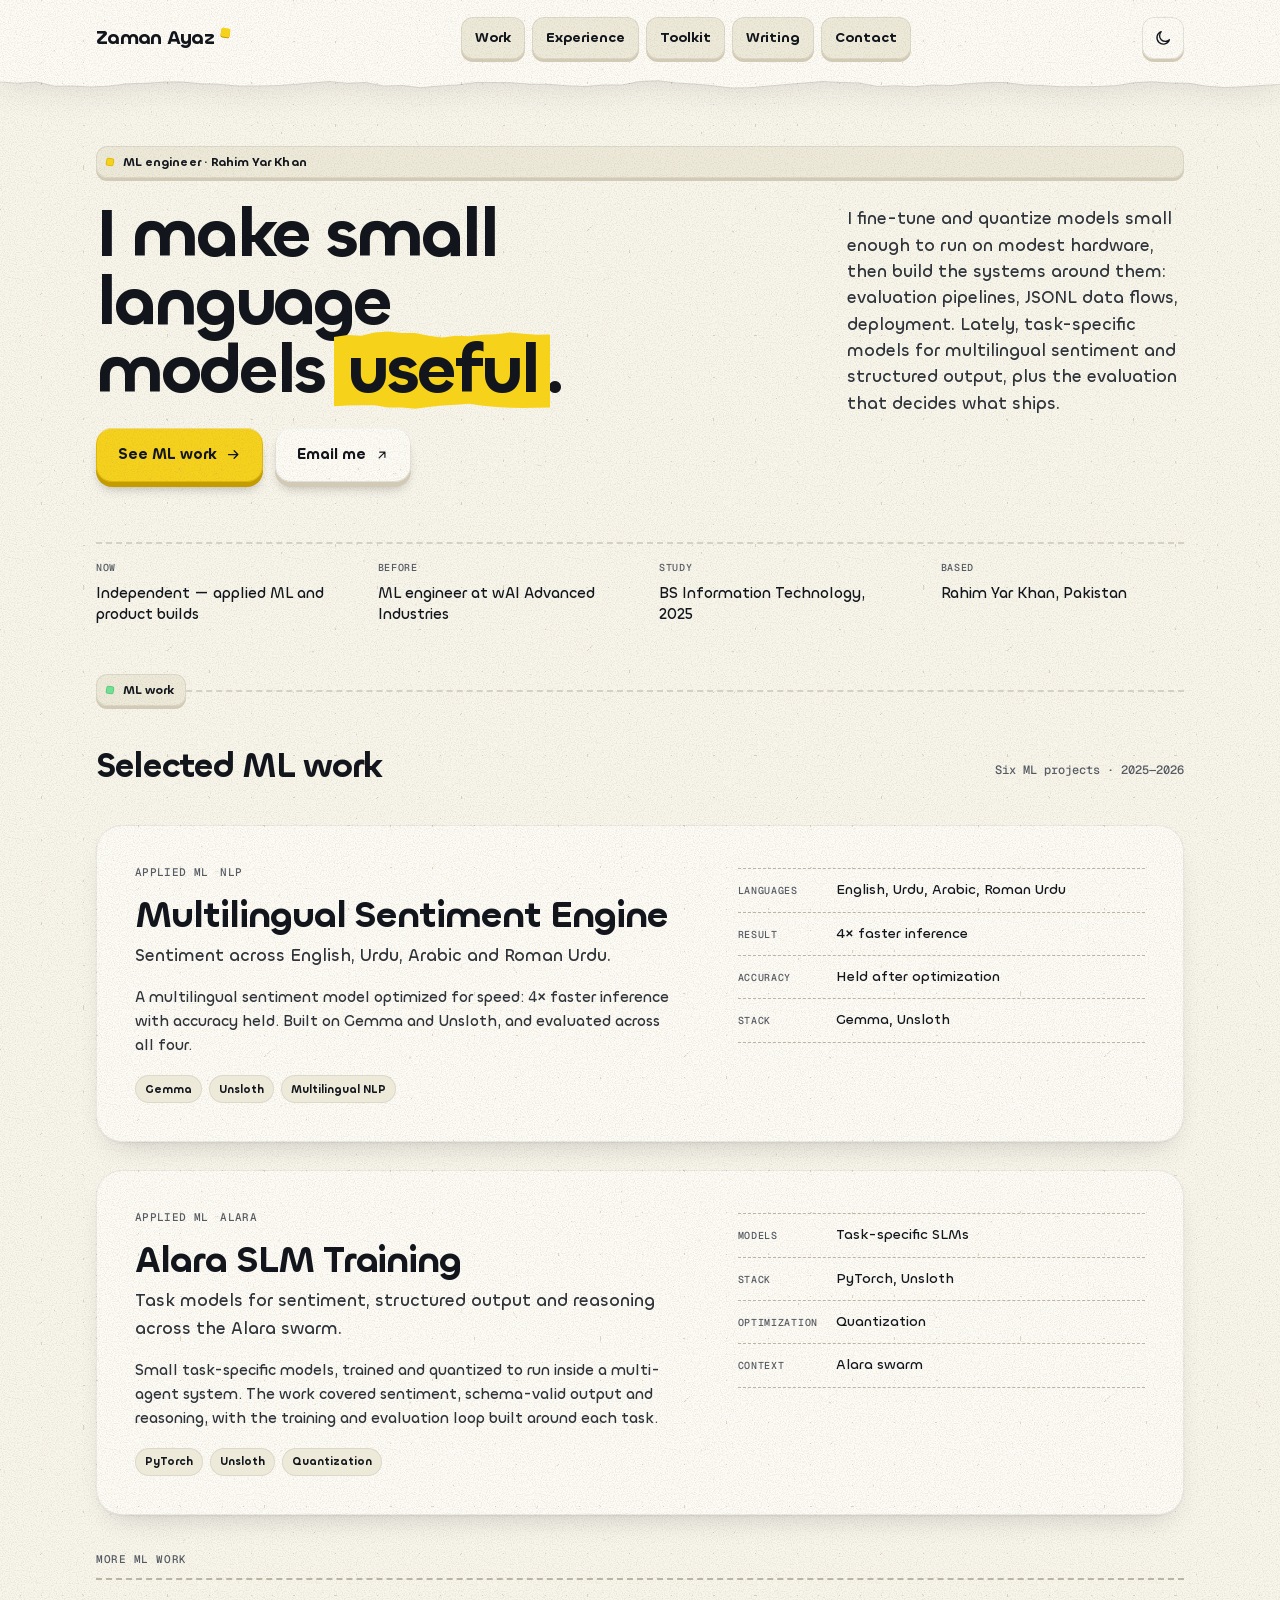
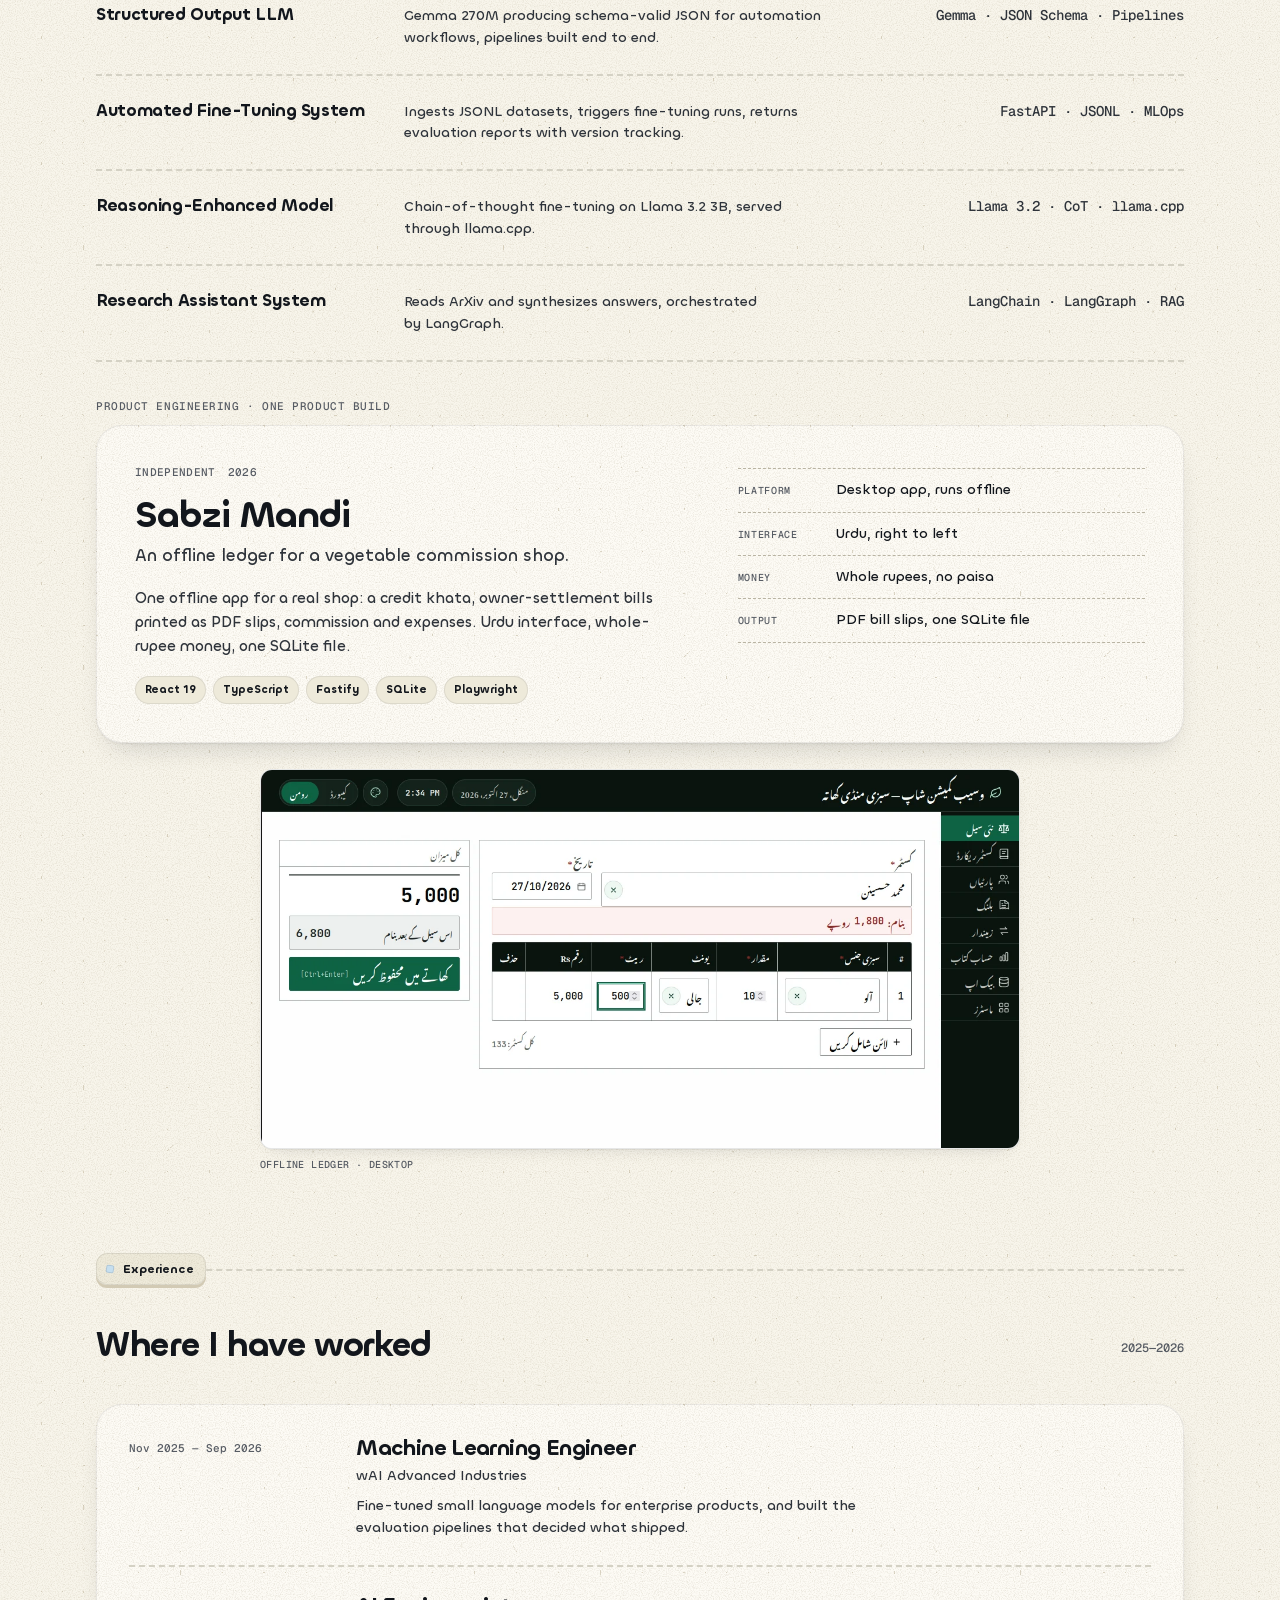
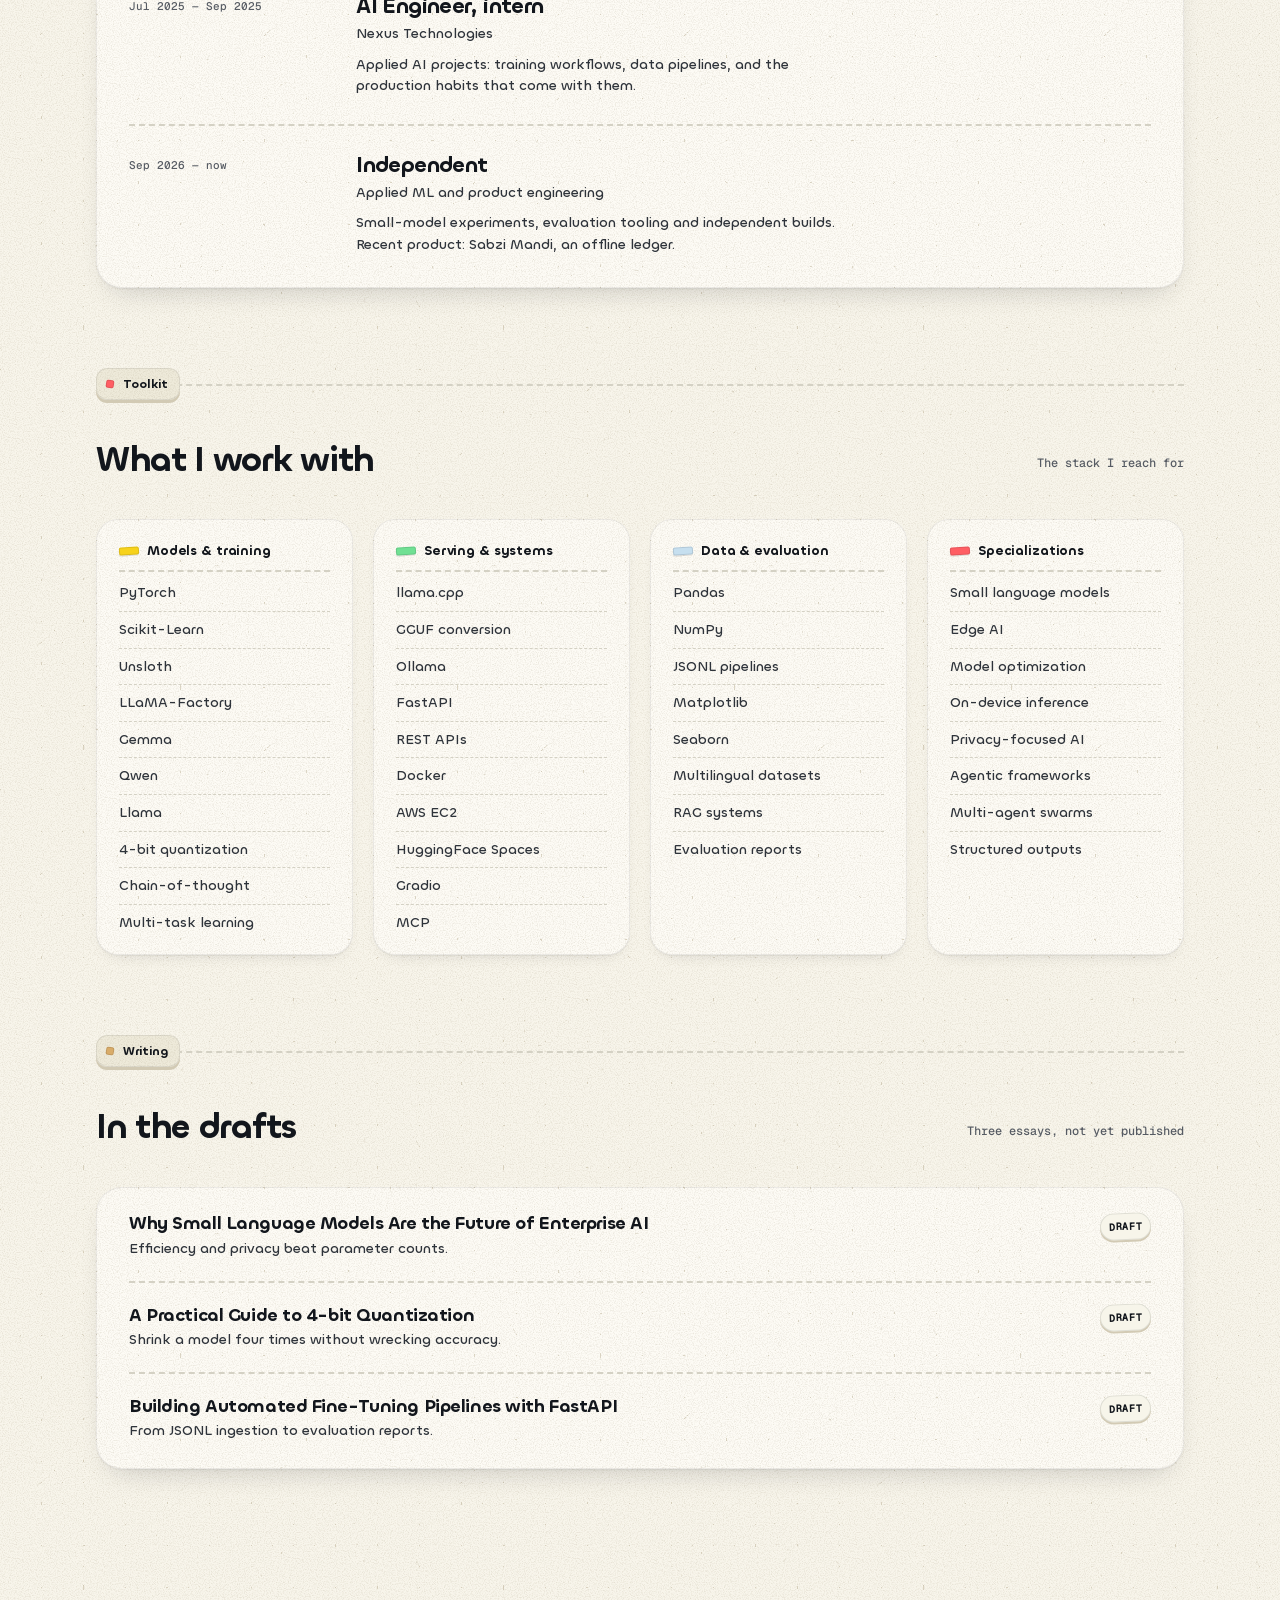
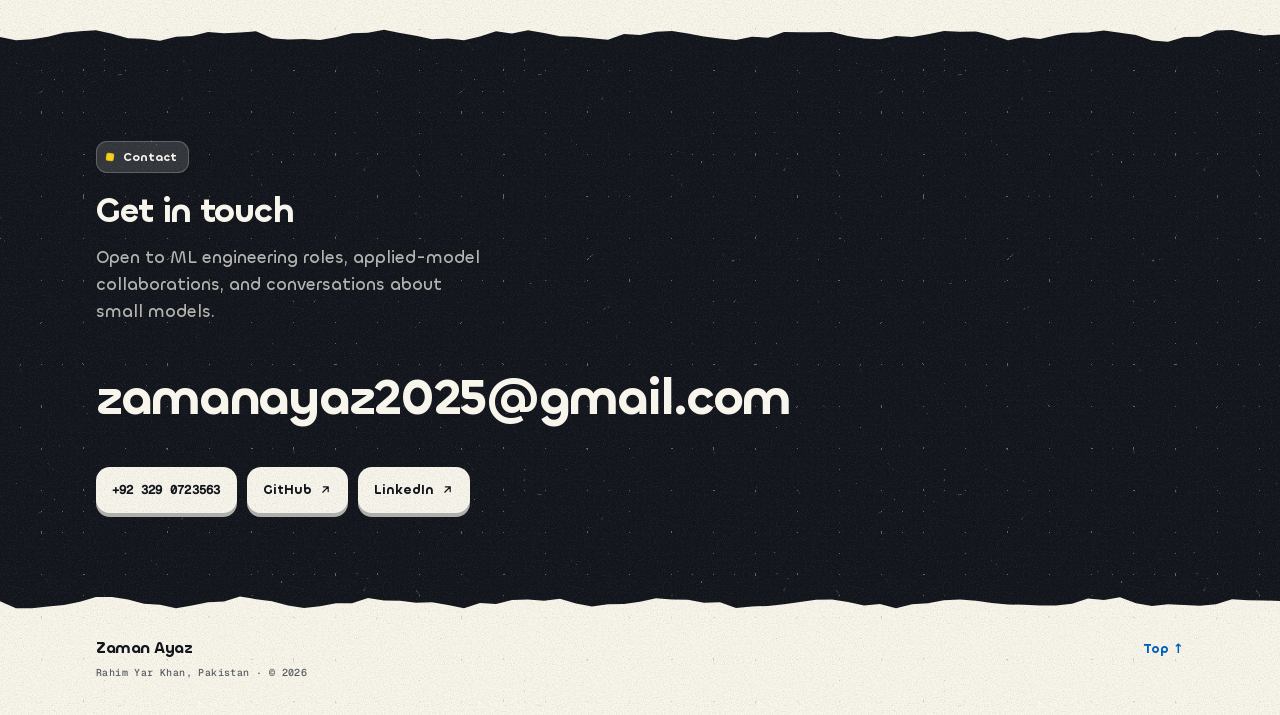
<file: index.html>
<!doctype html>
<html lang="en" data-theme="light">
<head>
<meta charset="utf-8">
<meta name="viewport" content="width=device-width, initial-scale=1">
<title>Zaman Ayaz — Machine-learning engineer</title>
<meta name="description" content="Machine-learning engineer in Rahim Yar Khan. Small language models, fine-tuning, quantization and evaluation pipelines.">
<link rel="canonical" href="https://zamanayaz.tech/">
<meta property="og:type" content="website">
<meta property="og:title" content="Zaman Ayaz — Machine-learning engineer">
<meta property="og:description" content="Small language models, made useful. Fine-tuning, quantization, and the systems around them.">
<meta property="og:url" content="https://zamanayaz.tech/">
<meta name="theme-color" content="#faf6ea">
<link rel="icon" href="data:image/svg+xml,%3Csvg xmlns='http://www.w3.org/2000/svg' viewBox='0 0 64 64'%3E%3Crect width='64' height='64' rx='16' fill='%23f2c230'/%3E%3Ctext x='32' y='45' font-family='Arial Rounded MT Bold,Helvetica,sans-serif' font-size='36' font-weight='700' text-anchor='middle' fill='%23201b2b'%3EZ%3C/text%3E%3C/svg%3E">
<script>
(function () {
  var theme = null;
  try { theme = localStorage.getItem('theme'); } catch (e) {}
  if (theme !== 'light' && theme !== 'dark') {
    theme = window.matchMedia && matchMedia('(prefers-color-scheme: dark)').matches ? 'dark' : 'light';
  }
  document.documentElement.setAttribute('data-theme', theme);
  document.documentElement.classList.add('js');
})();
</script>
<style>
@font-face{font-family:"Chillax";src:url([data-uri]) format("woff2");font-weight:500;font-style:normal;font-display:block;}
@font-face{font-family:"Chillax";src:url([data-uri]) format("woff2");font-weight:600;font-style:normal;font-display:block;}
@font-face{font-family:"Geist Mono";src:url([data-uri]) format("woff2");font-weight:500;font-style:normal;font-display:block;}
:root {
  --tear-bar: polygon(0% 0%, 100% 0%, 100% calc(100% - 3.93px), 98.57% calc(100% - 3.03px), 97.14% calc(100% - 1.82px), 95.71% calc(100% - 1.05px), 94.29% calc(100% - 2.27px), 92.86% calc(100% - 5.36px), 91.43% calc(100% - 5.59px), 90% calc(100% - 6.63px), 88.57% calc(100% - 5.86px), 87.14% calc(100% - 2.78px), 85.71% calc(100% - 2.12px), 84.29% calc(100% - 1.77px), 82.86% calc(100% - 1.85px), 81.43% calc(100% - 2.92px), 80% calc(100% - 3.48px), 78.57% calc(100% - 6.03px), 77.14% calc(100% - 6.06px), 75.71% calc(100% - 4.89px), 74.29% calc(100% - 3.08px), 72.86% calc(100% - 3.55px), 71.43% calc(100% - 1.7px), 70% calc(100% - 2.68px), 68.57% calc(100% - 1.9px), 67.14% calc(100% - 5.42px), 65.71% calc(100% - 5.97px), 64.29% calc(100% - 6.88px), 62.86% calc(100% - 5.39px), 61.43% calc(100% - 3.94px), 60% calc(100% - 2.58px), 58.57% calc(100% - 0.78px), 57.14% calc(100% - 0.57px), 55.71% calc(100% - 2.71px), 54.29% calc(100% - 4.44px), 52.86% calc(100% - 5.49px), 51.43% calc(100% - 7.7px), 50% calc(100% - 6.94px), 48.57% calc(100% - 3.53px), 47.14% calc(100% - 3.59px), 45.71% calc(100% - 2.01px), 44.29% calc(100% - 2.77px), 42.86% calc(100% - 4.17px), 41.43% calc(100% - 4.27px), 40% calc(100% - 5.66px), 38.57% calc(100% - 6.07px), 37.14% calc(100% - 6.12px), 35.71% calc(100% - 3.49px), 34.29% calc(100% - 2.46px), 32.86% calc(100% - 0.7px), 31.43% calc(100% - 3.1px), 30% calc(100% - 2.46px), 28.57% calc(100% - 6.06px), 27.14% calc(100% - 5.21px), 25.71% calc(100% - 6.9px), 24.29% calc(100% - 5.44px), 22.86% calc(100% - 4.12px), 21.43% calc(100% - 2.84px), 20% calc(100% - 2.41px), 18.57% calc(100% - 2.44px), 17.14% calc(100% - 4.22px), 15.71% calc(100% - 4.78px), 14.29% calc(100% - 6.48px), 12.86% calc(100% - 6.41px), 11.43% calc(100% - 5.37px), 10% calc(100% - 4.85px), 8.57% calc(100% - 2.52px), 7.14% calc(100% - 1.6px), 5.71% calc(100% - 2.4px), 4.29% calc(100% - 2.37px), 2.86% calc(100% - 6.51px), 1.43% calc(100% - 5.17px), 0% calc(100% - 6.59px));
  --tear-band: polygon(0% 8.27px, 1.25% 11.44px, 2.5% 10.46px, 3.75% 7.9px, 5% 4.02px, 6.25% 2.4px, 7.5% 1.51px, 8.75% 4.82px, 10% 9.45px, 11.25% 10.01px, 12.5% 12.02px, 13.75% 7.97px, 15% 7.07px, 16.25% 3.12px, 17.5% 4.36px, 18.75% 3.74px, 20% 2.47px, 21.25% 9.35px, 22.5% 10.6px, 23.75% 10.08px, 25% 11.19px, 26.25% 8.34px, 27.5% 4.35px, 28.75% 3.93px, 30% 0.98px, 31.25% 4.08px, 32.5% 7.04px, 33.75% 10.33px, 35% 9.63px, 36.25% 11.45px, 37.5% 7.6px, 38.75% 2.49px, 40% 4.62px, 41.25% 1.48px, 42.5% 4.29px, 43.75% 7.48px, 45% 7.97px, 46.25% 9.49px, 47.5% 10.85px, 48.75% 5.29px, 50% 6.21px, 51.25% 2.87px, 52.5% 2.1px, 53.75% 4.74px, 55% 7.62px, 56.25% 9.76px, 57.5% 11.28px, 58.75% 7.83px, 60% 9px, 61.25% 3.11px, 62.5% 3.5px, 63.75% 3.36px, 65% 3.12px, 66.25% 7.22px, 67.5% 9.59px, 68.75% 10.39px, 70% 7.08px, 71.25% 8.16px, 72.5% 5.47px, 73.75% 2.23px, 75% 2.93px, 76.25% 2.77px, 77.5% 6.13px, 78.75% 11.33px, 80% 8.48px, 81.25% 10.08px, 82.5% 6.56px, 83.75% 3.86px, 85% 3.62px, 86.25% 1.58px, 87.5% 3.84px, 88.75% 6.19px, 90% 11.67px, 91.25% 12.86px, 92.5% 8.11px, 93.75% 8.02px, 95% 1.8px, 96.25% 1.08px, 97.5% 4.32px, 98.75% 6.61px, 100% 5.6px, 100% 100%, 100% calc(100% - 8.06px), 98.75% calc(100% - 8.44px), 97.5% calc(100% - 8.75px), 96.25% calc(100% - 9.77px), 95% calc(100% - 4.62px), 93.75% calc(100% - 3.21px), 92.5% calc(100% - 3.83px), 91.25% calc(100% - 4.63px), 90% calc(100% - 3.02px), 88.75% calc(100% - 5.58px), 87.5% calc(100% - 11.7px), 86.25% calc(100% - 9.04px), 85% calc(100% - 10.43px), 83.75% calc(100% - 5.07px), 82.5% calc(100% - 3.39px), 81.25% calc(100% - 3.45px), 80% calc(100% - 4.11px), 78.75% calc(100% - 4.46px), 77.5% calc(100% - 5.92px), 76.25% calc(100% - 8.31px), 75% calc(100% - 9.49px), 73.75% calc(100% - 8.59px), 72.5% calc(100% - 5.69px), 71.25% calc(100% - 4.72px), 70% calc(100% - 0.65px), 68.75% calc(100% - 4.88px), 67.5% calc(100% - 3.51px), 66.25% calc(100% - 6.86px), 65% calc(100% - 9.37px), 63.75% calc(100% - 9.26px), 62.5% calc(100% - 6.87px), 61.25% calc(100% - 4.75px), 60% calc(100% - 3.05px), 58.75% calc(100% - 2.45px), 57.5% calc(100% - 0.98px), 56.25% calc(100% - 6.59px), 55% calc(100% - 6.25px), 53.75% calc(100% - 9.07px), 52.5% calc(100% - 9.38px), 51.25% calc(100% - 10.64px), 50% calc(100% - 7.31px), 48.75% calc(100% - 4.96px), 47.5% calc(100% - 4.6px), 46.25% calc(100% - 2.37px), 45% calc(100% - 5.52px), 43.75% calc(100% - 10.27px), 42.5% calc(100% - 8.17px), 41.25% calc(100% - 9.51px), 40% calc(100% - 9.01px), 38.75% calc(100% - 4.85px), 37.5% calc(100% - 5.9px), 36.25% calc(100% - 0.66px), 35% calc(100% - 3.83px), 33.75% calc(100% - 6.73px), 32.5% calc(100% - 6.31px), 31.25% calc(100% - 8.24px), 30% calc(100% - 8.46px), 28.75% calc(100% - 10.86px), 27.5% calc(100% - 5.76px), 26.25% calc(100% - 5.78px), 25% calc(100% - 2.81px), 23.75% calc(100% - 1.02px), 22.5% calc(100% - 3.44px), 21.25% calc(100% - 7.7px), 20% calc(100% - 9.75px), 18.75% calc(100% - 12.37px), 17.5% calc(100% - 7.54px), 16.25% calc(100% - 6.79px), 15% calc(100% - 3.32px), 13.75% calc(100% - 0.65px), 12.5% calc(100% - 4.28px), 11.25% calc(100% - 5.1px), 10% calc(100% - 9.5px), 8.75% calc(100% - 11.91px), 7.5% calc(100% - 11.91px), 6.25% calc(100% - 7.11px), 5% calc(100% - 3.85px), 3.75% calc(100% - 2.39px), 2.5% calc(100% - 0.65px), 1.25% calc(100% - 0.81px), 0% calc(100% - 7.77px));
  --tear-mark: polygon(0% 7.52%, 6.25% 5.04%, 12.5% 5.86%, 18.75% 1.78%, 25% 0.62%, 31.25% 2.37%, 37.5% 2.63%, 43.75% 6%, 50% 8.22%, 56.25% 6.07%, 62.5% 6.69%, 68.75% 4.82%, 75% 4.04%, 81.25% 1.91%, 87.5% 3.44%, 93.75% 4.71%, 100% 4.41%, 100% 96.68%, 93.75% 96.91%, 87.5% 97.19%, 81.25% 97.01%, 75% 96.07%, 68.75% 94.36%, 62.5% 91.84%, 56.25% 92.98%, 50% 94.18%, 43.75% 95.86%, 37.5% 98.21%, 31.25% 96.5%, 25% 96.75%, 18.75% 93.92%, 12.5% 93.71%, 6.25% 93.99%, 0% 94.96%);
}


/* ---------------------------------------------------------------- tokens */
:root {
  color-scheme: light;
  --paper: oklch(97% 0.014 95);
  --paper-2: oklch(93.5% 0.022 95);
  --paper-3: oklch(89.5% 0.028 95);
  --card: oklch(98.8% 0.008 95);
  --card-2: oklch(96.8% 0.014 95);
  --ink: oklch(20% 0.014 255);
  --ink-2: oklch(32% 0.014 255);
  --muted: oklch(47% 0.014 255);
  --rule: oklch(86% 0.018 95);
  --rule-strong: oklch(77% 0.024 95);
  --edge: oklch(84% 0.032 92);
  --accent: oklch(87% 0.175 96);
  --accent-deep: oklch(71% 0.16 92);
  --accent-ink: oklch(20% 0.014 255);
  --blue: oklch(49% 0.17 250);
  --blue-deep: oklch(38% 0.15 250);
  --coral: oklch(70% 0.2 22);
  --coral-deep: oklch(55% 0.17 24);
  --mint: oklch(82% 0.15 152);
  --mint-deep: oklch(48% 0.12 155);
  --sugar: oklch(89% 0.035 236);
  --sand: oklch(77% 0.1 76);
  --band-bg: oklch(20% 0.014 255);
  --band-ink: oklch(97% 0.012 95);
  --band-soft: color-mix(in oklab, var(--band-ink) 74%, var(--band-bg));
  --selection: color-mix(in oklab, var(--accent) 62%, transparent);
  --shadow-card: 0 1px 2px oklch(20% 0.014 255 / 0.06), 0 14px 30px -16px oklch(20% 0.014 255 / 0.24);
  --shadow-low: 0 1px 1px oklch(20% 0.014 255 / 0.05), 0 8px 18px -12px oklch(20% 0.014 255 / 0.2);
  --shadow-paper: drop-shadow(0 0 0.6px oklch(20% 0.014 255 / 0.32)) drop-shadow(1.5px 2.5px 1.5px oklch(20% 0.014 255 / 0.1)) drop-shadow(6px 14px 16px oklch(20% 0.014 255 / 0.13));

  --grain-on-light: url("data:image/svg+xml,%3Csvg xmlns='http://www.w3.org/2000/svg' width='280' height='280'%3E%3Cfilter id='g'%3E%3CfeTurbulence type='fractalNoise' baseFrequency='.85' numOctaves='3' seed='3' stitchTiles='stitch'/%3E%3CfeColorMatrix values='0 0 0 0 .3 0 0 0 0 .25 0 0 0 0 .15 0 0 0 .42 -.18'/%3E%3C/filter%3E%3Crect width='100%25' height='100%25' filter='url(%23g)'/%3E%3C/svg%3E");
  --fibre-on-light: url("data:image/svg+xml,%3Csvg xmlns='http://www.w3.org/2000/svg' width='420' height='420'%3E%3Cfilter id='f'%3E%3CfeTurbulence type='turbulence' baseFrequency='.024' numOctaves='4' seed='9' stitchTiles='stitch'/%3E%3CfeColorMatrix values='0 0 0 0 .42 0 0 0 0 .36 0 0 0 0 .24 -10 0 0 0 .42'/%3E%3C/filter%3E%3Crect width='100%25' height='100%25' filter='url(%23f)'/%3E%3C/svg%3E");
  --grain-on-dark: url("data:image/svg+xml,%3Csvg xmlns='http://www.w3.org/2000/svg' width='280' height='280'%3E%3Cfilter id='g'%3E%3CfeTurbulence type='fractalNoise' baseFrequency='.85' numOctaves='3' seed='3' stitchTiles='stitch'/%3E%3CfeColorMatrix values='0 0 0 0 .95 0 0 0 0 .92 0 0 0 0 .85 0 0 0 .2 -.1'/%3E%3C/filter%3E%3Crect width='100%25' height='100%25' filter='url(%23g)'/%3E%3C/svg%3E");
  --fibre-on-dark: url("data:image/svg+xml,%3Csvg xmlns='http://www.w3.org/2000/svg' width='420' height='420'%3E%3Cfilter id='f'%3E%3CfeTurbulence type='turbulence' baseFrequency='.024' numOctaves='4' seed='9' stitchTiles='stitch'/%3E%3CfeColorMatrix values='0 0 0 0 .8 0 0 0 0 .76 0 0 0 0 .68 -9 0 0 0 .38'/%3E%3C/filter%3E%3Crect width='100%25' height='100%25' filter='url(%23f)'/%3E%3C/svg%3E");
  --grain: var(--grain-on-light);
  --fibre: var(--fibre-on-light);
  --band-grain: var(--grain-on-dark);
  --band-fibre: var(--fibre-on-dark);

  --sans: "Chillax", ui-rounded, "SF Pro Rounded", "Segoe UI", system-ui, sans-serif;
  --mono: "Geist Mono", ui-monospace, "SF Mono", Menlo, Consolas, monospace;

  --text-micro: 0.75rem;
  --text-small: 0.8125rem;
  --text-body: 1rem;
  --text-lead: clamp(1.0625rem, 1.25vw, 1.1875rem);
  --text-h3: clamp(1.25rem, 1.8vw, 1.5rem);
  --text-h2: clamp(1.8rem, 2.7vw, 2.5rem);
  --text-display: clamp(2.6rem, 5.4vw, 4.8rem);

  --wrap: 1200px;
  --gutter: clamp(20px, 5vw, 56px);
  --section-y: clamp(60px, 7.5vw, 108px);
  --radius: 26px;
  --radius-stock: 16px;
  --radius-small: 12px;

  --ease-snap: cubic-bezier(0.22, 1, 0.36, 1);
  --ease-spring: cubic-bezier(0.34, 1.56, 0.64, 1);
  --t-press: 120ms;
  --t-ui: 220ms;
  --t-enter: 520ms;
}

html[data-theme="dark"] {
  color-scheme: dark;
  --paper: oklch(19% 0.02 255);
  --paper-2: oklch(23% 0.022 255);
  --paper-3: oklch(27% 0.022 255);
  --card: oklch(23.5% 0.02 255);
  --card-2: oklch(26.5% 0.02 255);
  --ink: oklch(95% 0.012 95);
  --ink-2: oklch(84% 0.012 95);
  --muted: oklch(70% 0.016 255);
  --rule: oklch(33% 0.02 255);
  --rule-strong: oklch(43% 0.022 255);
  --edge: oklch(31% 0.03 255);
  --accent-deep: oklch(67% 0.15 92);
  --blue: oklch(76% 0.13 245);
  --blue-deep: oklch(82% 0.1 245);
  --mint: oklch(80% 0.14 152);
  --mint-deep: oklch(72% 0.13 155);
  --sugar: oklch(42% 0.05 245);
  --sand: oklch(62% 0.1 76);
  --band-bg: oklch(93% 0.02 95);
  --band-ink: oklch(20% 0.014 255);
  --band-soft: color-mix(in oklab, var(--band-ink) 74%, var(--band-bg));
  --shadow-card: 0 1px 2px oklch(0% 0 0 / 0.3), 0 16px 30px -16px oklch(0% 0 0 / 0.7);
  --shadow-low: 0 1px 1px oklch(0% 0 0 / 0.25), 0 8px 18px -12px oklch(0% 0 0 / 0.6);
  --shadow-paper: drop-shadow(0 0 0.6px oklch(0% 0 0 / 0.5)) drop-shadow(1.5px 2.5px 1.5px oklch(0% 0 0 / 0.28)) drop-shadow(7px 16px 18px oklch(0% 0 0 / 0.45));
  --grain: var(--grain-on-dark);
  --fibre: var(--fibre-on-dark);
  --band-grain: var(--grain-on-light);
  --band-fibre: var(--fibre-on-light);
}

/* ----------------------------------------------------------------- reset */
*, *::before, *::after { box-sizing: border-box; }
html {
  -webkit-text-size-adjust: 100%;
  scroll-behavior: smooth;
  scroll-padding-top: 104px;
  scrollbar-color: var(--rule-strong) var(--paper);
  background: var(--paper);
}
html, body { overflow-x: clip; }
body {
  margin: 0;
  min-height: 100dvh;
  background-color: var(--paper);
  background-image: var(--grain), var(--fibre);
  background-size: 280px 280px, 420px 420px;
  color: var(--ink);
  font-family: var(--sans);
  font-size: var(--text-body);
  font-weight: 500;
  line-height: 1.6;
  -webkit-font-smoothing: antialiased;
  text-rendering: optimizeLegibility;
  text-underline-offset: 0.18em;
}
::selection { background: var(--selection); color: var(--ink); }
h1, h2, h3, p, dl, dd, figure { margin: 0; }
h1, h2, h3 {
  font-family: var(--sans);
  font-weight: 600;
  line-height: 1.02;
  letter-spacing: -0.035em;
  text-wrap: balance;
  overflow-wrap: break-word;
}
h2 { font-size: var(--text-h2); max-width: 17ch; letter-spacing: -0.038em; }
h3 { font-size: var(--text-h3); line-height: 1.14; letter-spacing: -0.028em; }
p { text-wrap: pretty; }
a { color: inherit; }
ul, ol { margin: 0; padding: 0; list-style: none; }
button { font: inherit; color: inherit; }
svg { display: block; }
[hidden] { display: none !important; }
:focus-visible {
  outline: 3px solid var(--blue);
  outline-offset: 3px;
  border-radius: 6px;
}
:focus:not(:focus-visible) { outline: none; }
.visually-hidden {
  position: absolute; width: 1px; height: 1px; overflow: hidden;
  clip-path: inset(50%); white-space: nowrap;
}

/* ---------------------------------------------------------------- layout */
.wrap {
  width: 100%;
  max-width: var(--wrap);
  margin-inline: auto;
  padding-inline: var(--gutter);
}
.skip {
  position: fixed;
  left: 16px;
  top: 14px;
  z-index: 200;
  padding: 11px 16px;
  border-radius: var(--radius-small);
  background: var(--ink);
  color: var(--paper);
  font-size: var(--text-small);
  font-weight: 600;
  text-decoration: none;
  translate: 0 -180%;
  transition: translate var(--t-ui) var(--ease-snap);
}
.skip:focus-visible { translate: 0 0; }

/* ---------------------------------------------------------------- header */
.site-header {
  position: sticky;
  top: 0;
  z-index: 100;
  isolation: isolate;
}
.header-tear {
  position: absolute;
  inset: 0 0 -12px;
  z-index: -1;
  pointer-events: none;
  filter: drop-shadow(0 1px 0 color-mix(in oklab, var(--ink) 9%, transparent)) drop-shadow(0 7px 14px color-mix(in oklab, var(--ink) 9%, transparent));
  transition: filter var(--t-ui) var(--ease-snap);
}
.header-tear-paper {
  position: absolute;
  inset: 0;
  background-color: var(--card);
  background-image: var(--grain), var(--fibre);
  background-size: 280px 280px, 420px 420px;
  clip-path: var(--tear-bar);
}
.site-header.is-scrolled .header-tear {
  filter: drop-shadow(0 1px 0 color-mix(in oklab, var(--ink) 15%, transparent)) drop-shadow(0 12px 22px color-mix(in oklab, var(--ink) 18%, transparent));
}
.header-inner {
  display: flex;
  align-items: center;
  gap: clamp(14px, 2.6vw, 34px);
  min-height: 76px;
}
.brand {
  display: inline-flex;
  align-items: center;
  gap: 7px;
  font-size: 1.25rem;
  font-weight: 600;
  letter-spacing: -0.035em;
  color: var(--ink);
  text-decoration: none;
  white-space: nowrap;
}
.brand-dot {
  width: 9px;
  height: 9px;
  border-radius: 2px;
  background: var(--accent);
  rotate: 9deg;
  box-shadow: 0 1px 0 var(--accent-deep);
  translate: 0 -6px;
}
.nav-knobs {
  display: flex;
  align-items: center;
  gap: 7px;
  margin-inline: auto;
}
.knob {
  --edge-h: 3px;
  --edge-c: var(--edge);
  display: inline-flex;
  align-items: center;
  justify-content: center;
  min-height: 42px;
  padding: 0 14px;
  border: 0;
  border-radius: var(--radius-small);
  background-color: var(--paper-2);
  background-image: var(--grain);
  background-size: 280px 280px;
  color: var(--ink);
  font-family: var(--sans);
  font-size: 0.875rem;
  font-weight: 600;
  line-height: 1;
  text-decoration: none;
  white-space: nowrap;
  cursor: pointer;
  box-shadow: inset 0 0 0 1px color-mix(in oklab, var(--ink) 8%, transparent), 0 var(--edge-h) 0 0 var(--edge-c);
  transition: translate var(--t-press) var(--ease-snap), box-shadow var(--t-press) var(--ease-snap), background-color var(--t-ui) var(--ease-snap);
}
.knob.is-active {
  background-color: var(--accent);
  color: var(--accent-ink);
  --edge-c: var(--accent-deep);
  box-shadow: inset 0 1px 0 color-mix(in oklab, white 55%, transparent), inset 0 0 0 1px color-mix(in oklab, var(--accent-deep) 45%, transparent), 0 var(--edge-h) 0 0 var(--edge-c);
}
.header-tools { display: flex; align-items: center; gap: 6px; }
.icon-btn {
  --edge-h: 3px;
  --edge-c: var(--edge);
  position: relative;
  display: grid;
  place-items: center;
  width: 42px;
  height: 42px;
  padding: 0;
  border: 0;
  border-radius: var(--radius-small);
  background-color: var(--card);
  background-image: var(--grain);
  background-size: 280px 280px;
  color: var(--ink);
  cursor: pointer;
  box-shadow: inset 0 0 0 1px color-mix(in oklab, var(--ink) 10%, transparent), 0 var(--edge-h) 0 0 var(--edge-c);
  transition: translate var(--t-press) var(--ease-snap), box-shadow var(--t-press) var(--ease-snap), background-color var(--t-ui) var(--ease-snap);
}
.icon-btn:active { --edge-h: 1px; translate: 0 2px; }
.icon-btn svg {
  position: absolute;
  width: 18px;
  height: 18px;
  transition: opacity var(--t-ui) var(--ease-snap), transform var(--t-ui) var(--ease-snap);
}
html[data-theme="light"] .icon-sun { opacity: 0; transform: rotate(-50deg) scale(0.7); }
html[data-theme="light"] .icon-moon { opacity: 1; transform: none; }
html[data-theme="dark"] .icon-sun { opacity: 1; transform: none; }
html[data-theme="dark"] .icon-moon { opacity: 0; transform: rotate(50deg) scale(0.7); }

.menu-toggle { display: none; }
.menu-toggle i {
  display: block;
  width: 17px;
  height: 2px;
  border-radius: 2px;
  background: currentColor;
  transition: transform var(--t-ui) var(--ease-snap);
}
.menu-toggle i + i { margin-top: 5px; }
.menu-toggle[aria-expanded="true"] i:first-child { transform: translateY(3.5px) rotate(45deg); }
.menu-toggle[aria-expanded="true"] i:last-child { transform: translateY(-3.5px) rotate(-45deg); }
.mobile-nav {
  position: absolute;
  top: calc(100% + 6px);
  left: var(--gutter);
  right: var(--gutter);
  display: none;
  padding: 12px;
  border-radius: var(--radius-stock);
  background-color: var(--card);
  background-image: var(--grain), var(--fibre);
  background-size: 280px, 420px;
  box-shadow: var(--shadow-card);
  opacity: 0;
  visibility: hidden;
  transform: translateY(-8px) scale(0.98);
  transition: opacity var(--t-ui) var(--ease-snap), transform var(--t-ui) var(--ease-snap), visibility 0s linear var(--t-ui);
}
.mobile-nav.is-open {
  opacity: 1;
  visibility: visible;
  transform: none;
  transition: opacity var(--t-ui) var(--ease-snap), transform var(--t-ui) var(--ease-snap), visibility 0s;
}
.mobile-nav .knob {
  display: flex;
  width: 100%;
  justify-content: flex-start;
  margin-bottom: 7px;
  padding: 0 14px;
}
.mobile-nav .knob:last-child { margin-bottom: 0; }

/* ------------------------------------------------------------------ hero */
.hero { padding-block: clamp(38px, 5.5vw, 76px) clamp(42px, 5vw, 64px); }
.hero-copy {
  display: grid;
  grid-template-columns: minmax(0, 1.35fr) minmax(0, 0.65fr);
  column-gap: clamp(32px, 4vw, 64px);
  row-gap: 0;
  align-items: start;
}
.hero-copy .eyebrow { grid-column: 1 / -1; grid-row: 1; margin-bottom: 22px; }
.hero-copy h1 { grid-column: 1; grid-row: 2; max-width: none; }
.hero-side { grid-column: 2; grid-row: 2 / span 2; padding-top: 6px; }
.hero-side .hero-lead { margin-top: 0; max-width: 38ch; }
.hero-copy .hero-actions {
  grid-column: 1;
  grid-row: 3;
  margin-top: clamp(18px, 2vw, 24px);
}
.hero-copy .hero-facts {
  grid-column: 1 / -1;
  grid-row: 4;
}

.eyebrow {
  --tab-c: var(--accent);
  display: inline-flex;
  align-items: center;
  gap: 9px;
  min-height: 32px;
  padding: 0 12px 0 10px;
  border-radius: 11px;
  background-color: var(--paper-2);
  background-image: var(--grain);
  background-size: 280px 280px;
  color: var(--ink);
  font-family: var(--sans);
  font-size: 0.75rem;
  font-weight: 600;
  line-height: 1;
  letter-spacing: 0.005em;
  box-shadow: inset 0 0 0 1px color-mix(in oklab, var(--ink) 8%, transparent), 0 3px 0 0 var(--edge);
}
.eyebrow::before {
  content: "";
  width: 8px;
  height: 8px;
  border-radius: 2px;
  background: var(--tab-c);
  rotate: 8deg;
  box-shadow: inset 0 0 0 1px color-mix(in oklab, var(--ink) 12%, transparent);
  flex: none;
}
.hero .eyebrow { margin-bottom: 22px; }
.hero h1 {
  margin-top: 0;
  max-width: 14ch;
  font-size: var(--text-display);
  line-height: 0.98;
  letter-spacing: -0.045em;
}
mark {
  position: relative;
  isolation: isolate;
  padding: 0 0.1em;
  color: var(--accent-ink);
  background: none;
}
mark::before {
  content: "";
  position: absolute;
  inset: 8% -3% 5% -3%;
  z-index: -1;
  background: var(--accent);
  clip-path: var(--tear-mark);
  transform-origin: left center;
}
.hero-lead {
  margin-top: 22px;
  max-width: 44ch;
  font-size: var(--text-lead);
  line-height: 1.55;
  color: var(--ink-2);
}
.hero-actions {
  display: flex;
  flex-wrap: wrap;
  align-items: center;
  gap: 12px;
  margin-top: clamp(28px, 3vw, 36px);
}

/* --------------------------------------------------------------- buttons */
.btn {
  --edge-h: 5px;
  --edge-c: var(--edge);
  display: inline-flex;
  align-items: center;
  justify-content: center;
  gap: 9px;
  min-height: 54px;
  padding: 0 22px;
  border: 0;
  border-radius: var(--radius-stock);
  background-color: var(--card);
  background-image: var(--grain), var(--fibre);
  background-size: 280px, 420px;
  color: var(--ink);
  font-family: var(--sans);
  font-size: 0.9375rem;
  font-weight: 600;
  line-height: 1;
  text-decoration: none;
  cursor: pointer;
  box-shadow:
    inset 0 1px 0 color-mix(in oklab, white 60%, transparent),
    inset 0 0 0 1px color-mix(in oklab, var(--ink) 10%, transparent),
    0 var(--edge-h) 0 0 var(--edge-c),
    0 calc(var(--edge-h) + 5px) 12px -5px color-mix(in oklab, var(--ink) 30%, transparent);
  transition: translate var(--t-press) var(--ease-snap), box-shadow var(--t-press) var(--ease-snap), background-color var(--t-ui) var(--ease-snap);
}
.btn--primary {
  background-color: var(--accent);
  --edge-c: var(--accent-deep);
  color: var(--accent-ink);
  box-shadow:
    inset 0 1px 0 color-mix(in oklab, white 50%, transparent),
    inset 0 0 0 1px color-mix(in oklab, var(--accent-deep) 50%, transparent),
    0 var(--edge-h) 0 0 var(--edge-c),
    0 calc(var(--edge-h) + 5px) 12px -5px color-mix(in oklab, var(--ink) 35%, transparent);
}
.btn svg { transition: transform var(--t-ui) var(--ease-snap); }
.btn:active { --edge-h: 1px; translate: 0 4px; transition-duration: 60ms; }

/* ----------------------------------------------------------------- facts */
.hero-facts {
  display: grid;
  grid-template-columns: repeat(4, minmax(0, 1fr));
  gap: 18px clamp(18px, 3vw, 38px);
  margin-top: clamp(38px, 5vw, 60px);
  padding-top: 16px;
  border-top: 2px dashed var(--rule);
}
.hero-facts dt {
  font-family: var(--mono);
  font-size: 0.625rem;
  font-weight: 500;
  letter-spacing: 0.07em;
  text-transform: uppercase;
  color: var(--muted);
}
.hero-facts dd {
  margin-top: 7px;
  font-size: 0.9375rem;
  line-height: 1.45;
}

/* --------------------------------------------------------------- section */
.section { padding-bottom: var(--section-y); }
.section > .wrap { position: relative; padding-top: 58px; }
.section > .wrap::before {
  content: "";
  position: absolute;
  top: 0;
  left: var(--gutter);
  right: var(--gutter);
  border-top: 2px dashed var(--rule);
}
.section-head { margin-bottom: clamp(26px, 3.4vw, 42px); }
.section-head-inner {
  display: flex;
  align-items: flex-end;
  justify-content: space-between;
  gap: 14px 32px;
  flex-wrap: wrap;
}
.section-tab {
  position: absolute;
  top: -16px;
  left: var(--gutter);
  z-index: 2;
}
.section-note {
  padding-bottom: 5px;
  font-family: var(--mono);
  font-size: 0.75rem;
  line-height: 1.4;
  color: var(--muted);
}
#work .eyebrow { --tab-c: var(--mint); }
#experience .eyebrow { --tab-c: var(--sugar); }
#toolkit .eyebrow { --tab-c: var(--coral); }
#writing .eyebrow { --tab-c: var(--sand); }

/* ----------------------------------------------------------------- cards */
.card {
  background-color: var(--card);
  background-image: var(--grain), var(--fibre);
  background-size: 280px, 420px;
  border: 1px solid color-mix(in oklab, var(--ink) 7%, transparent);
  border-radius: var(--radius);
  box-shadow: var(--shadow-card);
}

/* ------------------------------------------------------------------ work */
.project {
  display: grid;
  grid-template-columns: minmax(0, 1.15fr) minmax(0, 0.85fr);
  gap: clamp(26px, 4vw, 56px);
  padding: clamp(24px, 3vw, 38px);
}
.project + .project { margin-top: clamp(18px, 2.4vw, 28px); }
.project-kicker {
  display: flex;
  flex-wrap: wrap;
  gap: 5px 12px;
  font-family: var(--mono);
  font-size: 0.6875rem;
  letter-spacing: 0.03em;
  text-transform: uppercase;
  color: var(--muted);
}
.project-title { margin-top: 12px; font-size: clamp(1.75rem, 2.9vw, 2.5rem); }
.project-tagline { margin-top: 6px; font-size: var(--text-lead); color: var(--ink-2); }
.project-body { margin-top: 16px; max-width: 54ch; font-size: 0.9375rem; line-height: 1.6; color: var(--ink-2); }
.chips { display: flex; flex-wrap: wrap; gap: 7px; margin-top: 18px; }
.chip {
  display: inline-flex;
  align-items: center;
  min-height: 28px;
  padding: 0 10px;
  border-radius: 999px;
  background: var(--paper-2);
  color: var(--ink);
  font-size: 0.6875rem;
  font-weight: 600;
  line-height: 1;
  box-shadow: inset 0 0 0 1px color-mix(in oklab, var(--ink) 8%, transparent);
}
.spec { padding-top: 4px; }
.spec > div {
  display: grid;
  grid-template-columns: 84px minmax(0, 1fr);
  gap: 14px;
  padding: 11px 0;
  border-bottom: 1px dashed var(--rule-strong);
}
.spec > div:first-child { border-top: 1px dashed var(--rule-strong); }
.spec dt {
  font-family: var(--mono);
  font-size: 0.625rem;
  font-weight: 500;
  letter-spacing: 0.07em;
  text-transform: uppercase;
  color: var(--muted);
  padding-top: 3px;
}
.spec dd { font-size: 0.875rem; line-height: 1.45; }
.more-label {
  margin: clamp(26px, 3vw, 36px) 0 10px;
  font-family: var(--mono);
  font-size: 0.6875rem;
  letter-spacing: 0.05em;
  text-transform: uppercase;
  color: var(--muted);
}
.work-list { border-top: 2px dashed var(--rule-strong); }
.work-row {
  display: grid;
  grid-template-columns: minmax(0, 3.3fr) minmax(0, 6fr) minmax(0, 3.1fr);
  gap: 8px clamp(20px, 3vw, 42px);
  align-items: baseline;
  padding: clamp(18px, 2.2vw, 25px) 0;
  border-bottom: 2px dashed var(--rule);
}
.work-row h3 { font-size: 1.0625rem; letter-spacing: -0.022em; }
.work-row p { font-size: 0.875rem; line-height: 1.55; color: var(--ink-2); max-width: 50ch; }
.work-stack {
  font-family: var(--mono);
  font-size: 0.6875rem;
  line-height: 1.5;
  color: var(--muted);
  text-align: right;
}

/* --------------------------------------------------------------- product */
.product-shot { max-width: 760px; margin: 26px auto 0; }
.product-frame {
  overflow: hidden;
  border: 1px solid color-mix(in oklab, var(--ink) 10%, transparent);
  border-radius: 12px;
  background: #fff;
  box-shadow: var(--shadow-low);
}
.product-frame img { display: block; width: 100%; height: auto; }
.product-shot figcaption {
  margin-top: 8px;
  font-family: var(--mono);
  font-size: 0.625rem;
  letter-spacing: 0.04em;
  text-transform: uppercase;
  color: var(--muted);
}

/* ------------------------------------------------------------- experience */
.exp-list { padding: 4px clamp(20px, 3vw, 32px); }
.exp-row {
  display: grid;
  grid-template-columns: 176px minmax(0, 1fr);
  gap: 8px clamp(22px, 4vw, 52px);
  padding: clamp(20px, 2.4vw, 27px) 0;
  border-bottom: 2px dashed var(--rule);
}
.exp-row:last-child { border-bottom: 0; }
.exp-date {
  padding-top: 4px;
  font-family: var(--mono);
  font-size: 0.6875rem;
  line-height: 1.5;
  color: var(--muted);
}
.exp-role { font-size: clamp(1.2rem, 1.7vw, 1.4rem); }
.exp-org { margin-top: 4px; font-size: 0.875rem; color: var(--ink-2); }
.exp-desc { margin-top: 8px; font-size: 0.875rem; line-height: 1.55; color: var(--ink-2); max-width: 56ch; }

/* ---------------------------------------------------------------- toolkit */
.toolkit {
  display: grid;
  grid-template-columns: repeat(4, minmax(0, 1fr));
  gap: clamp(14px, 1.6vw, 20px);
}
.tool-card {
  padding: clamp(18px, 2vw, 22px);
  background-color: var(--card);
  background-image: var(--grain), var(--fibre);
  background-size: 280px, 420px;
  border: 1px solid color-mix(in oklab, var(--ink) 7%, transparent);
  border-radius: 22px;
  box-shadow: var(--shadow-low);
}
.tool-card h3 {
  display: flex;
  align-items: center;
  gap: 8px;
  padding-bottom: 11px;
  margin-bottom: 3px;
  border-bottom: 2px dashed var(--rule);
  font-size: 0.8125rem;
  font-weight: 600;
  letter-spacing: -0.01em;
  line-height: 1.35;
}
.tape {
  width: 20px;
  height: 8px;
  flex: none;
  border-radius: 2px;
  background: var(--tape-c, var(--accent));
  rotate: -4deg;
  box-shadow: inset 0 0 0 1px color-mix(in oklab, var(--ink) 12%, transparent), 0 1px 0 color-mix(in oklab, var(--ink) 12%, transparent);
}
.tool-card:nth-child(1) .tape { --tape-c: var(--accent); }
.tool-card:nth-child(2) .tape { --tape-c: var(--mint); }
.tool-card:nth-child(3) .tape { --tape-c: var(--sugar); }
.tool-card:nth-child(4) .tape { --tape-c: var(--coral); }
.tool-card li {
  padding: 8px 0;
  border-bottom: 1px dashed var(--rule);
  font-size: 0.875rem;
  line-height: 1.4;
  color: var(--ink-2);
}
.tool-card li:last-child { border-bottom: 0; padding-bottom: 0; }

/* ---------------------------------------------------------------- writing */
.writing-list { padding: 4px clamp(20px, 3vw, 32px); }
.writing-row {
  display: grid;
  grid-template-columns: minmax(0, 1fr) auto;
  gap: 6px 22px;
  align-items: baseline;
  padding: clamp(16px, 2vw, 21px) 0;
  border-bottom: 2px dashed var(--rule);
}
.writing-row:last-child { border-bottom: 0; }
.writing-row h3 { font-size: 1.125rem; letter-spacing: -0.024em; }
.writing-dek { margin-top: 4px; font-size: 0.875rem; color: var(--ink-2); }
.chip--draft {
  --edge-h: 2px;
  background: var(--card-2);
  box-shadow: inset 0 0 0 1px color-mix(in oklab, var(--ink) 10%, transparent), 0 var(--edge-h) 0 0 var(--edge);
  rotate: -2deg;
  padding: 0 9px;
  min-height: 27px;
  font-size: 0.625rem;
  letter-spacing: 0.06em;
  text-transform: uppercase;
  font-family: var(--mono);
}

/* ---------------------------------------------------------------- contact */
.contact {
  margin-top: clamp(44px, 5vw, 76px);
  padding-block: clamp(70px, 9vw, 112px) clamp(64px, 8vw, 96px);
  background-color: var(--band-bg);
  background-image: var(--band-grain), var(--band-fibre);
  background-size: 280px, 420px;
  color: var(--band-ink);
  clip-path: var(--tear-band);
}
.contact .eyebrow {
  --tab-c: var(--accent);
  background-color: color-mix(in oklab, var(--band-ink) 14%, transparent);
  background-image: none;
  color: var(--band-ink);
  box-shadow: inset 0 0 0 1px color-mix(in oklab, var(--band-ink) 22%, transparent);
  margin-bottom: 20px;
}
.contact h2 { color: var(--band-ink); }
.contact-lead {
  margin-top: 16px;
  max-width: 40ch;
  font-size: var(--text-lead);
  color: var(--band-soft);
}
.contact-mail {
  display: inline-block;
  margin-top: clamp(26px, 4vw, 44px);
  padding-bottom: 4px;
  border-bottom: 3px solid transparent;
  font-size: clamp(1.5rem, 4.4vw, 3.2rem);
  font-weight: 600;
  line-height: 1.1;
  letter-spacing: -0.045em;
  color: var(--band-ink);
  text-decoration: none;
  overflow-wrap: anywhere;
  transition: border-color var(--t-ui) var(--ease-snap);
}
.contact-links {
  display: flex;
  flex-wrap: wrap;
  align-items: center;
  gap: 10px;
  margin-top: clamp(24px, 3vw, 34px);
}
.chip-link {
  --edge-h: 4px;
  --edge-c: color-mix(in oklab, var(--band-ink) 72%, var(--band-bg));
  display: inline-flex;
  align-items: center;
  gap: 7px;
  min-height: 46px;
  padding: 0 16px;
  border-radius: 14px;
  background-color: var(--band-ink);
  background-image: var(--grain);
  background-size: 280px;
  color: var(--band-bg);
  font-size: 0.8125rem;
  font-weight: 600;
  line-height: 1;
  text-decoration: none;
  box-shadow: inset 0 0 0 1px color-mix(in oklab, var(--band-ink) 60%, transparent), 0 var(--edge-h) 0 0 var(--edge-c);
  transition: translate var(--t-press) var(--ease-snap), box-shadow var(--t-press) var(--ease-snap);
}
.chip-link:active { --edge-h: 1px; translate: 0 3px; }
.chip-link .phone-num { font-family: var(--mono); font-size: 0.75rem; letter-spacing: 0.02em; }
.contact .chip-link:focus-visible,
.contact .contact-mail:focus-visible { outline-color: var(--accent); }

/* ----------------------------------------------------------------- footer */
.site-footer { padding-block: 26px 34px; }
.foot {
  display: flex;
  flex-wrap: wrap;
  align-items: baseline;
  justify-content: space-between;
  gap: 16px 36px;
}
.foot-name { font-size: 1rem; font-weight: 600; letter-spacing: -0.03em; }
.foot-note {
  margin-top: 4px;
  font-family: var(--mono);
  font-size: 0.625rem;
  letter-spacing: 0.04em;
  color: var(--muted);
}
.foot-links { display: flex; flex-wrap: wrap; gap: 10px 20px; }
.foot-links a {
  font-size: 0.8125rem;
  font-weight: 600;
  color: var(--blue);
  text-decoration: underline;
  text-decoration-color: transparent;
  text-decoration-thickness: 2px;
  transition: text-decoration-color var(--t-ui) var(--ease-snap);
}
.foot-top {
  display: inline-flex;
  align-items: center;
  gap: 5px;
}

/* ----------------------------------------------------------------- motion */
@keyframes riseIn {
  from { opacity: 0; transform: translateY(16px); }
  to { opacity: 1; transform: none; }
}
@keyframes wipeIn {
  from { transform: scaleX(0); }
  to { transform: scaleX(1); }
}
.js .rise {
  animation: riseIn var(--t-enter) var(--ease-snap) both;
  animation-delay: calc(var(--i, 0) * 70ms + 60ms);
}
.js mark::before {
  animation: wipeIn 520ms var(--ease-snap) 620ms both;
}
.js .reveal {
  opacity: 0;
  transform: translateY(12px);
  transition: opacity 400ms var(--ease-snap), transform 400ms var(--ease-snap);
}
.js .reveal.is-in { opacity: 1; transform: none; }

@media (hover: hover) and (pointer: fine) {
  .btn:hover { --edge-h: 7px; translate: 0 -2px; }
  .btn:hover svg { transform: translateX(2px); }
  .knob:hover { background-color: var(--paper-3); translate: 0 -1px; }
  .knob.is-active:hover { background-color: var(--accent); }
  .icon-btn:hover { background-color: var(--card-2); translate: 0 -1px; }
  .chip-link:hover { --edge-h: 6px; translate: 0 -2px; }
  .contact-mail:hover { border-color: var(--accent); }
  .foot-links a:hover { text-decoration-color: var(--accent); }
}

::view-transition-old(root),
::view-transition-new(root) {
  animation-duration: 280ms;
  animation-timing-function: var(--ease-snap);
}

/* -------------------------------------------------------------- responsive */
@media (max-width: 1000px) {
  .hero-copy { display: block; }
  .hero-side { padding-top: 0; }
  .hero-side .hero-lead { margin-top: 22px; max-width: 44ch; }
  .project { grid-template-columns: minmax(0, 1fr); }
  .toolkit { grid-template-columns: repeat(2, minmax(0, 1fr)); }
  .work-row { grid-template-columns: minmax(0, 1fr) minmax(0, 1.5fr); }
  .work-stack { grid-column: 1 / -1; text-align: left; }
  .exp-row { grid-template-columns: minmax(0, 1fr); gap: 4px; }
  .exp-date { padding-top: 0; }
}
@media (max-width: 900px) {
  .nav-knobs { display: none; }
  .menu-toggle { display: grid; }
  .mobile-nav { display: block; }
  .header-tools { margin-left: auto; }
}
@media (max-width: 680px) {
  .hero-facts { grid-template-columns: repeat(2, minmax(0, 1fr)); }
  .toolkit { grid-template-columns: minmax(0, 1fr); }
  .work-row { grid-template-columns: minmax(0, 1fr); gap: 6px; }
  .spec > div { grid-template-columns: 74px minmax(0, 1fr); }
  .section-head-inner { align-items: flex-start; }
  .foot { align-items: flex-start; flex-direction: column; }
}
@media (max-width: 400px) {
  .hero-copy .hero-actions { gap: 8px; }
  .hero-copy .hero-actions .btn { padding-inline: 14px; font-size: 0.875rem; gap: 6px; }
  .contact-mail { font-size: 1.375rem; }
  .brand { font-size: 1.125rem; }
}

/* --------------------------------------------------------- reduced motion */
@media (prefers-reduced-motion: reduce) {
  html { scroll-behavior: auto; }
  .js .rise { animation: none; opacity: 1; transform: none; }
  .js mark::before { animation: none; transform: none; }
  .js .reveal { opacity: 1; transform: none; transition: none; }
  .btn, .knob, .icon-btn, .chip-link, .contact-mail, .foot-links a,
  .mobile-nav, .btn svg, .icon-btn svg, .menu-toggle i,
  ::view-transition-old(root), ::view-transition-new(root) { transition-duration: 0.01ms; animation-duration: 0.01ms; }
  .btn:hover, .btn:active, .knob:hover, .knob:active, .icon-btn:hover, .icon-btn:active, .chip-link:hover, .chip-link:active { translate: none; }
}
</style>
</head>
<body>

<a class="skip" href="#main">Skip to content</a>

<header class="site-header" id="site-header">
  <div class="header-tear" aria-hidden="true"><span class="header-tear-paper"></span></div>
  <div class="wrap header-inner">
    <a class="brand" href="#top">Zaman Ayaz<span class="brand-dot" aria-hidden="true"></span></a>
    <nav class="nav-knobs" aria-label="Main">
      <a class="knob" href="#work">Work</a>
      <a class="knob" href="#experience">Experience</a>
      <a class="knob" href="#toolkit">Toolkit</a>
      <a class="knob" href="#writing">Writing</a>
      <a class="knob" href="#contact">Contact</a>
    </nav>
    <div class="header-tools">
      <button class="icon-btn" id="theme-toggle" type="button" aria-label="Switch to dark theme">
        <svg class="icon-sun" viewBox="0 0 24 24" fill="none" stroke="currentColor" stroke-width="1.8" stroke-linecap="round" aria-hidden="true"><circle cx="12" cy="12" r="4.2"/><path d="M12 2.5v2M12 19.5v2M2.5 12h2M19.5 12h2M5.2 5.2l1.4 1.4M17.4 17.4l1.4 1.4M18.8 5.2l-1.4 1.4M6.6 17.4l-1.4 1.4"/></svg>
        <svg class="icon-moon" viewBox="0 0 24 24" fill="none" stroke="currentColor" stroke-width="1.8" stroke-linecap="round" stroke-linejoin="round" aria-hidden="true"><path d="M20.5 14.3A8.5 8.5 0 1 1 9.7 3.5a7 7 0 0 0 10.8 10.8Z"/></svg>
      </button>
      <button class="icon-btn menu-toggle" id="menu-toggle" type="button" aria-label="Menu" aria-expanded="false" aria-controls="mobile-nav">
        <i></i><i></i>
      </button>
    </div>
  </div>
  <nav class="mobile-nav" id="mobile-nav" aria-label="Mobile">
    <a class="knob" href="#work">Work</a>
    <a class="knob" href="#experience">Experience</a>
    <a class="knob" href="#toolkit">Toolkit</a>
    <a class="knob" href="#writing">Writing</a>
    <a class="knob" href="#contact">Contact</a>
  </nav>
</header>

<noscript><style>
@media (max-width: 900px) {
  .header-inner { flex-wrap: wrap; padding-block: 10px; }
  .nav-knobs { display: flex; flex-wrap: wrap; width: 100%; margin-left: 0; gap: 6px; }
  .menu-toggle, .mobile-nav, #theme-toggle { display: none !important; }
}
</style></noscript>

<main id="main">

    <section class="hero" id="top" aria-labelledby="hero-title">
    <div class="wrap">
      <div class="hero-copy">
        <p class="eyebrow rise" style="--i:0">ML engineer · Rahim Yar Khan</p>
        <h1 class="rise" id="hero-title" style="--i:1">I make small language models <mark>useful</mark>.</h1>

        <div class="hero-actions rise" style="--i:2">
            <a class="btn btn--primary" href="#work">
              See ML work
              <svg width="15" height="15" viewBox="0 0 24 24" fill="none" stroke="currentColor" stroke-width="2" stroke-linecap="round" stroke-linejoin="round" aria-hidden="true"><path d="M4 12h15M13 6l6 6-6 6"/></svg>
            </a>
            <a class="btn" href="mailto:zamanayaz2025@gmail.com">
              Email me
              <svg width="14" height="14" viewBox="0 0 24 24" fill="none" stroke="currentColor" stroke-width="2" stroke-linecap="round" stroke-linejoin="round" aria-hidden="true"><path d="M7 17 17 7M8 7h9v9"/></svg>
            </a>
          </div>

        <dl class="hero-facts rise" style="--i:3">
        <div><dt>Now</dt><dd>Independent — applied ML and product builds</dd></div>
        <div><dt>Before</dt><dd>ML engineer at wAI Advanced Industries</dd></div>
        <div><dt>Study</dt><dd>BS Information Technology, 2025</dd></div>
        <div><dt>Based</dt><dd>Rahim Yar Khan, Pakistan</dd></div>
      </dl>

        <div class="hero-side">
          <p class="hero-lead rise" style="--i:4">I fine-tune and quantize models small enough to run on modest hardware, then build the systems around them: evaluation pipelines, JSONL data flows, deployment. Lately, task-specific models for multilingual sentiment and structured output, plus the evaluation that decides what ships.</p>
        </div>
      </div>
    </div>
  </section>

  <section class="section" id="work" aria-labelledby="work-title">
    <div class="wrap">
      <header class="section-head">
        <p class="eyebrow section-tab">ML work</p>
        <div class="section-head-inner">
          <h2 id="work-title">Selected ML work</h2>
          <p class="section-note">Six ML projects · 2025—2026</p>
        </div>
      </header>

      <article class="project card reveal">
        <div>
          <p class="project-kicker"><span>Applied ML</span><span>NLP</span></p>
          <h3 class="project-title">Multilingual Sentiment Engine</h3>
          <p class="project-tagline">Sentiment across English, Urdu, Arabic and Roman Urdu.</p>
          <p class="project-body">A multilingual sentiment model optimized for speed: 4× faster inference with accuracy held. Built on Gemma and Unsloth, and evaluated across all four.</p>
          <ul class="chips" aria-label="Built with">
            <li class="chip">Gemma</li><li class="chip">Unsloth</li><li class="chip">Multilingual NLP</li>
          </ul>
        </div>
        <dl class="spec">
          <div><dt>Languages</dt><dd>English, Urdu, Arabic, Roman Urdu</dd></div>
          <div><dt>Result</dt><dd>4× faster inference</dd></div>
          <div><dt>Accuracy</dt><dd>Held after optimization</dd></div>
          <div><dt>Stack</dt><dd>Gemma, Unsloth</dd></div>
        </dl>
      </article>

      <article class="project card reveal">
        <div>
          <p class="project-kicker"><span>Applied ML</span><span>Alara</span></p>
          <h3 class="project-title">Alara SLM Training</h3>
          <p class="project-tagline">Task models for sentiment, structured output and reasoning across the Alara swarm.</p>
          <p class="project-body">Small task-specific models, trained and quantized to run inside a multi-agent system. The work covered sentiment, schema-valid output and reasoning, with the training and evaluation loop built around each task.</p>
          <ul class="chips" aria-label="Built with">
            <li class="chip">PyTorch</li><li class="chip">Unsloth</li><li class="chip">Quantization</li>
          </ul>
        </div>
        <dl class="spec">
          <div><dt>Models</dt><dd>Task-specific SLMs</dd></div>
          <div><dt>Stack</dt><dd>PyTorch, Unsloth</dd></div>
          <div><dt>Optimization</dt><dd>Quantization</dd></div>
          <div><dt>Context</dt><dd>Alara swarm</dd></div>
        </dl>
      </article>

      <p class="more-label">More ML work</p>
      <ol class="work-list reveal">
        <li class="work-row">
          <h3>Structured Output LLM</h3>
          <p>Gemma 270M producing schema-valid JSON for automation workflows, pipelines built end to end.</p>
          <p class="work-stack">Gemma · JSON Schema · Pipelines</p>
        </li>
        <li class="work-row">
          <h3>Automated Fine-Tuning System</h3>
          <p>Ingests JSONL datasets, triggers fine-tuning runs, returns evaluation reports with version tracking.</p>
          <p class="work-stack">FastAPI · JSONL · MLOps</p>
        </li>
        <li class="work-row">
          <h3>Reasoning-Enhanced Model</h3>
          <p>Chain-of-thought fine-tuning on Llama 3.2 3B, served through llama.cpp.</p>
          <p class="work-stack">Llama 3.2 · CoT · llama.cpp</p>
        </li>
        <li class="work-row">
          <h3>Research Assistant System</h3>
          <p>Reads ArXiv and synthesizes answers, orchestrated by LangGraph.</p>
          <p class="work-stack">LangChain · LangGraph · RAG</p>
        </li>
      </ol>

      <p class="more-label">Product engineering · one product build</p>
      <article class="project card reveal">
        <div>
          <p class="project-kicker"><span>Independent</span><span>2026</span></p>
          <h3 class="project-title">Sabzi Mandi</h3>
          <p class="project-tagline">An offline ledger for a vegetable commission shop.</p>
          <p class="project-body">One offline app for a real shop: a credit khata, owner-settlement bills printed as PDF slips, commission and expenses. Urdu interface, whole-rupee money, one SQLite file.</p>
          <ul class="chips" aria-label="Built with">
            <li class="chip">React 19</li><li class="chip">TypeScript</li><li class="chip">Fastify</li><li class="chip">SQLite</li><li class="chip">Playwright</li>
          </ul>
        </div>
        <dl class="spec">
          <div><dt>Platform</dt><dd>Desktop app, runs offline</dd></div>
          <div><dt>Interface</dt><dd>Urdu, right to left</dd></div>
          <div><dt>Money</dt><dd>Whole rupees, no paisa</dd></div>
          <div><dt>Output</dt><dd>PDF bill slips, one SQLite file</dd></div>
        </dl>
      </article>

      <figure class="product-shot">
        <div class="product-frame">
          <img src="[data-uri]" width="1301" height="649" alt="The Sabzi Mandi desktop ledger running offline.">
        </div>
        <figcaption>Offline ledger · desktop</figcaption>
      </figure>


    </div>
  </section>

  <section class="section" id="experience" aria-labelledby="experience-title">
    <div class="wrap">
      <header class="section-head">
        <p class="eyebrow section-tab">Experience</p>
        <div class="section-head-inner">
          <h2 id="experience-title">Where I have worked</h2>
          <p class="section-note">2025—2026</p>
        </div>
      </header>
      <ol class="exp-list card reveal">
        <li class="exp-row">
          <p class="exp-date">Nov 2025 — Sep 2026</p>
          <div>
            <h3 class="exp-role">Machine Learning Engineer</h3>
            <p class="exp-org">wAI Advanced Industries</p>
            <p class="exp-desc">Fine-tuned small language models for enterprise products, and built the evaluation pipelines that decided what shipped.</p>
          </div>
        </li>
        <li class="exp-row">
          <p class="exp-date">Jul 2025 — Sep 2025</p>
          <div>
            <h3 class="exp-role">AI Engineer, intern</h3>
            <p class="exp-org">Nexus Technologies</p>
            <p class="exp-desc">Applied AI projects: training workflows, data pipelines, and the production habits that come with them.</p>
          </div>
        </li>
        <li class="exp-row">
          <p class="exp-date">Sep 2026 — now</p>
          <div>
            <h3 class="exp-role">Independent</h3>
            <p class="exp-org">Applied ML and product engineering</p>
            <p class="exp-desc">Small-model experiments, evaluation tooling and independent builds. Recent product: Sabzi Mandi, an offline ledger.</p>
          </div>
        </li>
      </ol>
    </div>
  </section>

  <section class="section" id="toolkit" aria-labelledby="toolkit-title">
    <div class="wrap">
      <header class="section-head">
        <p class="eyebrow section-tab">Toolkit</p>
        <div class="section-head-inner">
          <h2 id="toolkit-title">What I work with</h2>
          <p class="section-note">The stack I reach for</p>
        </div>
      </header>
      <div class="toolkit reveal">
        <div class="tool-card">
          <h3><span class="tape" aria-hidden="true"></span>Models &amp; training</h3>
          <ul>
            <li>PyTorch</li><li>Scikit-Learn</li><li>Unsloth</li><li>LLaMA-Factory</li><li>Gemma</li><li>Qwen</li><li>Llama</li><li>4-bit quantization</li><li>Chain-of-thought</li><li>Multi-task learning</li>
          </ul>
        </div>
        <div class="tool-card">
          <h3><span class="tape" aria-hidden="true"></span>Serving &amp; systems</h3>
          <ul>
            <li>llama.cpp</li><li>GGUF conversion</li><li>Ollama</li><li>FastAPI</li><li>REST APIs</li><li>Docker</li><li>AWS EC2</li><li>HuggingFace Spaces</li><li>Gradio</li><li>MCP</li>
          </ul>
        </div>
        <div class="tool-card">
          <h3><span class="tape" aria-hidden="true"></span>Data &amp; evaluation</h3>
          <ul>
            <li>Pandas</li><li>NumPy</li><li>JSONL pipelines</li><li>Matplotlib</li><li>Seaborn</li><li>Multilingual datasets</li><li>RAG systems</li><li>Evaluation reports</li>
          </ul>
        </div>
        <div class="tool-card">
          <h3><span class="tape" aria-hidden="true"></span>Specializations</h3>
          <ul>
            <li>Small language models</li><li>Edge AI</li><li>Model optimization</li><li>On-device inference</li><li>Privacy-focused AI</li><li>Agentic frameworks</li><li>Multi-agent swarms</li><li>Structured outputs</li>
          </ul>
        </div>
      </div>
    </div>
  </section>

  <section class="section" id="writing" aria-labelledby="writing-title">
    <div class="wrap">
      <header class="section-head">
        <p class="eyebrow section-tab">Writing</p>
        <div class="section-head-inner">
          <h2 id="writing-title">In the drafts</h2>
          <p class="section-note">Three essays, not yet published</p>
        </div>
      </header>
      <ol class="writing-list card reveal">
        <li class="writing-row">
          <div>
            <h3>Why Small Language Models Are the Future of Enterprise AI</h3>
            <p class="writing-dek">Efficiency and privacy beat parameter counts.</p>
          </div>
          <span class="chip chip--draft">Draft</span>
        </li>
        <li class="writing-row">
          <div>
            <h3>A Practical Guide to 4-bit Quantization</h3>
            <p class="writing-dek">Shrink a model four times without wrecking accuracy.</p>
          </div>
          <span class="chip chip--draft">Draft</span>
        </li>
        <li class="writing-row">
          <div>
            <h3>Building Automated Fine-Tuning Pipelines with FastAPI</h3>
            <p class="writing-dek">From JSONL ingestion to evaluation reports.</p>
          </div>
          <span class="chip chip--draft">Draft</span>
        </li>
      </ol>
    </div>
  </section>

  <section class="contact" id="contact" aria-labelledby="contact-title">
    <div class="wrap">
      <p class="eyebrow">Contact</p>
      <h2 id="contact-title">Get in touch</h2>
      <p class="contact-lead">Open to ML engineering roles, applied-model collaborations, and conversations about small models.</p>
      <a class="contact-mail" href="mailto:zamanayaz2025@gmail.com">zamanayaz2025@gmail.com</a>
      <div class="contact-links">
        <a class="chip-link" href="tel:+923290723563"><span class="phone-num">+92 329 0723563</span></a>
        <a class="chip-link" href="https://github.com/zamanayaz" target="_blank" rel="noopener">
          GitHub
          <svg width="13" height="13" viewBox="0 0 24 24" fill="none" stroke="currentColor" stroke-width="2.2" stroke-linecap="round" stroke-linejoin="round" aria-hidden="true"><path d="M7 17 17 7M8 7h9v9"/></svg>
        </a>
        <a class="chip-link" href="https://linkedin.com/in/zamanayaz25" target="_blank" rel="noopener">
          LinkedIn
          <svg width="13" height="13" viewBox="0 0 24 24" fill="none" stroke="currentColor" stroke-width="2.2" stroke-linecap="round" stroke-linejoin="round" aria-hidden="true"><path d="M7 17 17 7M8 7h9v9"/></svg>
        </a>
      </div>
    </div>
  </section>

</main>

<footer class="site-footer">
  <div class="wrap foot">
    <div>
      <p class="foot-name">Zaman Ayaz</p>
      <p class="foot-note">Rahim Yar Khan, Pakistan · © 2026</p>
    </div>
    <ul class="foot-links">
      <li><a class="foot-top" href="#top">Top ↑</a></li>
    </ul>
  </div>
</footer>

<script>
(function () {
  var root = document.documentElement;
  var header = document.getElementById('site-header');
  var menuBtn = document.getElementById('menu-toggle');
  var mobileNav = document.getElementById('mobile-nav');
  var themeBtn = document.getElementById('theme-toggle');
  var meta = document.querySelector('meta[name="theme-color"]');
  var reduceMotion = matchMedia('(prefers-reduced-motion: reduce)');

  var queued = false;
  function onScroll() {
    header.classList.toggle('is-scrolled', window.scrollY > 6);
    queued = false;
  }
  addEventListener('scroll', function () {
    if (!queued) { queued = true; requestAnimationFrame(onScroll); }
  }, { passive: true });
  onScroll();

  function setMenu(open) {
    menuBtn.setAttribute('aria-expanded', String(open));
    mobileNav.classList.toggle('is-open', open);
  }
  menuBtn.addEventListener('click', function () {
    setMenu(menuBtn.getAttribute('aria-expanded') !== 'true');
  });
  mobileNav.addEventListener('click', function (event) {
    if (event.target.closest('a')) setMenu(false);
  });
  addEventListener('keydown', function (event) {
    if (event.key === 'Escape' && menuBtn.getAttribute('aria-expanded') === 'true') {
      setMenu(false);
      menuBtn.focus();
    }
  });
  document.addEventListener('click', function (event) {
    if (menuBtn.getAttribute('aria-expanded') !== 'true') return;
    if (!header.contains(event.target)) setMenu(false);
  });
  var wide = matchMedia('(min-width: 901px)');
  if (wide.addEventListener) {
    wide.addEventListener('change', function (event) { if (event.matches) setMenu(false); });
  }

  function paintTheme(theme) {
    root.setAttribute('data-theme', theme);
    if (meta) meta.setAttribute('content', theme === 'dark' ? '#181420' : '#faf6ea');
    themeBtn.setAttribute('aria-label', theme === 'dark' ? 'Switch to light theme' : 'Switch to dark theme');
  }
  paintTheme(root.getAttribute('data-theme') || 'light');
  var systemTheme = matchMedia('(prefers-color-scheme: dark)');
  if (systemTheme.addEventListener) {
    systemTheme.addEventListener('change', function (event) {
      var stored = null;
      try { stored = localStorage.getItem('theme'); } catch (e) {}
      if (!stored) paintTheme(event.matches ? 'dark' : 'light');
    });
  }
  themeBtn.addEventListener('click', function () {
    var next = root.getAttribute('data-theme') === 'dark' ? 'light' : 'dark';
    try { localStorage.setItem('theme', next); } catch (e) {}
    if (document.startViewTransition && !reduceMotion.matches) {
      document.startViewTransition(function () { paintTheme(next); });
    } else {
      paintTheme(next);
    }
  });

  var links = Array.prototype.slice.call(document.querySelectorAll('.nav-knobs a'));
  var sections = links.map(function (link) {
    return document.querySelector(link.getAttribute('href'));
  }).filter(Boolean);
  var hero = document.getElementById('top');
  if ('IntersectionObserver' in window) {
    var spy = new IntersectionObserver(function (entries) {
      entries.forEach(function (entry) {
        if (!entry.isIntersecting) return;
        var id = '#' + entry.target.id;
        links.forEach(function (link) {
          var active = link.getAttribute('href') === id;
          link.classList.toggle('is-active', active);
          if (active) link.setAttribute('aria-current', 'location');
          else link.removeAttribute('aria-current');
        });
      });
    }, { rootMargin: '-40% 0px -55% 0px' });
    sections.forEach(function (section) { spy.observe(section); });
    if (hero) {
      new IntersectionObserver(function (entries) {
        entries.forEach(function (entry) {
          if (!entry.isIntersecting) return;
          links.forEach(function (link) {
            link.classList.remove('is-active');
            link.removeAttribute('aria-current');
          });
        });
      }, { rootMargin: '-20% 0px -70% 0px' }).observe(hero);
    }
  }

  var reveals = Array.prototype.slice.call(document.querySelectorAll('.reveal'));
  if (reduceMotion.matches || !('IntersectionObserver' in window)) {
    reveals.forEach(function (el) { el.classList.add('is-in'); });
  } else {
    var revealer = new IntersectionObserver(function (entries) {
      entries.forEach(function (entry) {
        if (!entry.isIntersecting) return;
        entry.target.classList.add('is-in');
        revealer.unobserve(entry.target);
      });
    }, { rootMargin: '0px 0px -6% 0px', threshold: 0.04 });
    reveals.forEach(function (el) { revealer.observe(el); });
    requestAnimationFrame(function () {
      reveals.forEach(function (el) {
        if (el.getBoundingClientRect().top < innerHeight) el.classList.add('is-in');
      });
    });
  }
})();
</script>

</body>
</html>
</file>
